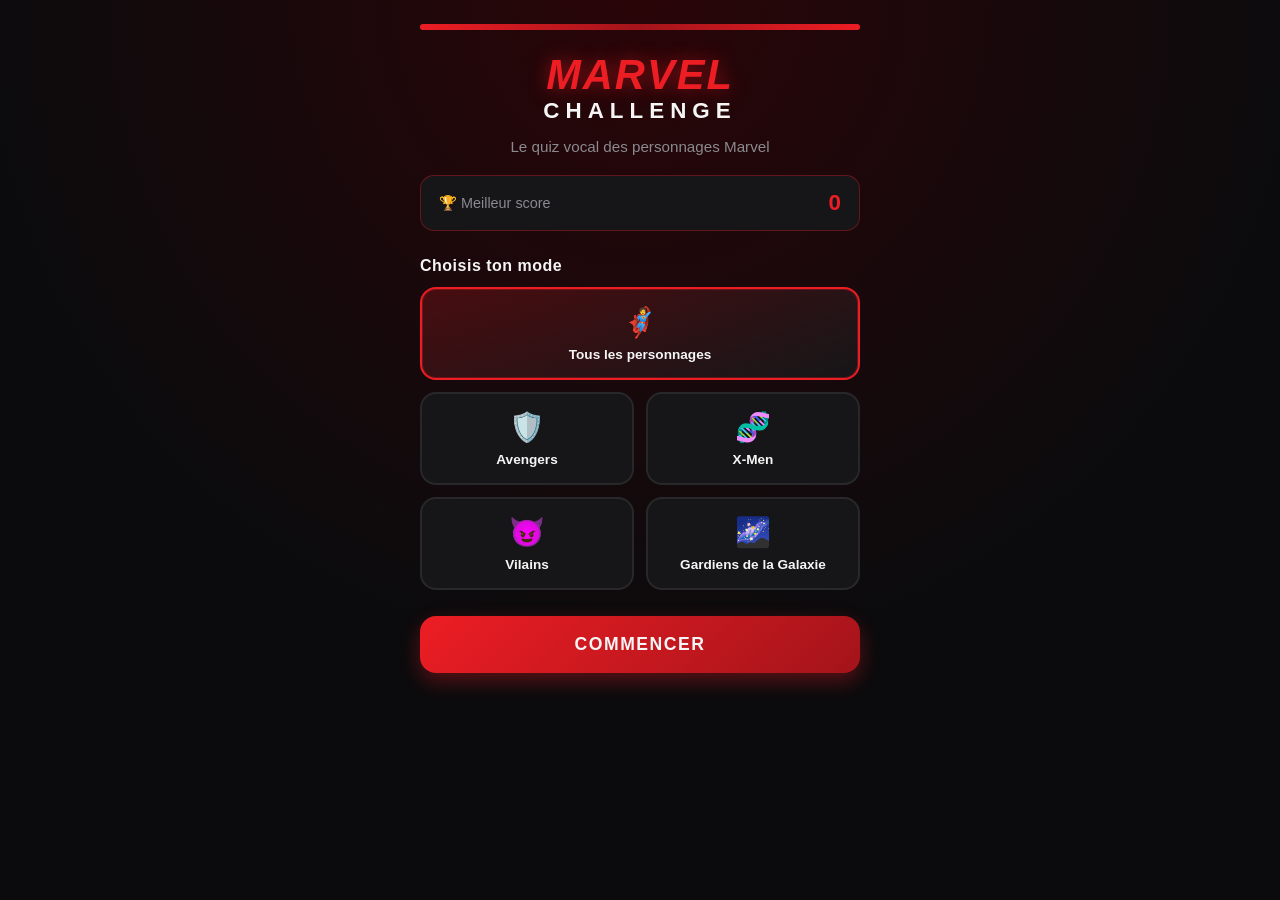
<file: index.html>
<!DOCTYPE html>
<html lang="fr">
<head>
<meta charset="UTF-8">
<meta name="viewport" content="width=device-width, initial-scale=1.0, maximum-scale=1.0, user-scalable=no">
<meta name="theme-color" content="#ed1d24">
<meta name="mobile-web-app-capable" content="yes">
<meta name="apple-mobile-web-app-capable" content="yes">
<meta name="apple-mobile-web-app-status-bar-style" content="black-translucent">
<meta name="apple-mobile-web-app-title" content="Marvel Challenge">
<title>MARVEL CHALLENGE</title>
<link rel="stylesheet" href="style.css">
</head>
<body>

<div class="app">

  <!-- ================= ÉCRAN MENU ================= -->
  <section id="screen-menu" class="screen active">
    <div class="stripe-top"></div>

    <h1 class="logo">
      <span class="logo-marvel">MARVEL</span>
      <span class="logo-challenge">CHALLENGE</span>
    </h1>
    <p class="tagline">Le quiz vocal des personnages Marvel</p>

    <div class="best-score-box">
      <span class="best-score-label">🏆 Meilleur score</span>
      <span id="best-score-value" class="best-score-value">0</span>
    </div>

    <h2 class="section-title">Choisis ton mode</h2>

    <div class="mode-grid">
      <button class="mode-btn active" data-mode="all">
        <span class="mode-icon">🦸</span>
        <span class="mode-name">Tous les personnages</span>
      </button>
      <button class="mode-btn" data-mode="avengers">
        <span class="mode-icon">🛡️</span>
        <span class="mode-name">Avengers</span>
      </button>
      <button class="mode-btn" data-mode="xmen">
        <span class="mode-icon">🧬</span>
        <span class="mode-name">X-Men</span>
      </button>
      <button class="mode-btn" data-mode="vilains">
        <span class="mode-icon">😈</span>
        <span class="mode-name">Vilains</span>
      </button>
      <button class="mode-btn" data-mode="gardiens">
        <span class="mode-icon">🌌</span>
        <span class="mode-name">Gardiens de la Galaxie</span>
      </button>
    </div>

    <button id="btn-start" class="btn-primary">COMMENCER</button>

    <p id="voice-warning" class="voice-warning hidden">
      ⚠️ La reconnaissance vocale n'est pas disponible sur ce navigateur. Utilise Chrome sur Android.
    </p>
  </section>

  <!-- ================= ÉCRAN JEU ================= -->
  <section id="screen-game" class="screen">
    <div class="game-header">
      <div class="hud-box">
        <span class="hud-label">Score</span>
        <span id="hud-score" class="hud-value">0</span>
      </div>
      <div class="hud-box">
        <span class="hud-label">Niveau</span>
        <span id="hud-level" class="hud-value">1</span>
      </div>
      <div class="hud-box hud-timer">
        <span class="hud-label">Temps</span>
        <span id="hud-timer" class="hud-value">2:00</span>
      </div>
    </div>

    <div id="level-flash" class="level-flash hidden">NIVEAU SUPÉRIEUR !</div>

    <div class="mic-zone">
      <button id="btn-mic" class="btn-mic">
        <span id="mic-icon">🎤</span>
      </button>
      <p class="mic-hint">Appuie une fois pour démarrer, cite les personnages les uns après les autres, appuie à nouveau pour arrêter</p>
      <p id="live-transcript" class="live-transcript"></p>
    </div>

    <div id="feedback-message" class="feedback-message"></div>

    <div class="found-list-wrap">
      <h3 class="found-title">Personnages trouvés (<span id="found-count">0</span>)</h3>
      <ul id="found-list" class="found-list"></ul>
    </div>

    <button id="btn-quit" class="btn-secondary">Abandonner</button>
  </section>

  <!-- ================= ÉCRAN FIN ================= -->
  <section id="screen-end" class="screen">
    <div class="end-card">
      <h2 class="end-title">⏱️ Temps écoulé !</h2>
      <p id="end-new-record" class="end-new-record hidden">🏆 Nouveau record !</p>

      <div class="end-stats">
        <div class="end-stat">
          <span class="end-stat-value" id="end-score">0</span>
          <span class="end-stat-label">Score final</span>
        </div>
        <div class="end-stat">
          <span class="end-stat-value" id="end-level">1</span>
          <span class="end-stat-label">Niveau atteint</span>
        </div>
        <div class="end-stat">
          <span class="end-stat-value" id="end-best">0</span>
          <span class="end-stat-label">Meilleur score</span>
        </div>
      </div>

      <button id="btn-replay" class="btn-primary">REJOUER</button>
      <button id="btn-menu" class="btn-secondary">Retour au menu</button>
    </div>
  </section>

</div>

<script src="marvel.js"></script>
<script src="script.js"></script>
</body>
</html>
</file>
<file: style.css>
/* =========================================================
   MARVEL CHALLENGE - style.css
   Thème rouge / noir / blanc, mobile-first
   ========================================================= */

* {
  box-sizing: border-box;
  margin: 0;
  padding: 0;
  -webkit-tap-highlight-color: transparent;
}

:root {
  --marvel-red: #ed1d24;
  --marvel-red-dark: #a3141a;
  --marvel-black: #0b0b0d;
  --marvel-black-2: #161618;
  --marvel-white: #f5f5f5;
  --marvel-gray: #8a8a8f;
  --success: #2ecc71;
  --warning: #f5a623;
  --danger: #ff4757;
}

html, body {
  height: 100%;
  background: var(--marvel-black);
  color: var(--marvel-white);
  font-family: -apple-system, BlinkMacSystemFont, "Segoe UI", Roboto, Helvetica, Arial, sans-serif;
  overflow-x: hidden;
}

body {
  background:
    radial-gradient(circle at 50% 0%, #2a0508 0%, var(--marvel-black) 60%);
  min-height: 100vh;
}

.app {
  max-width: 480px;
  margin: 0 auto;
  min-height: 100vh;
  position: relative;
  padding-bottom: env(safe-area-inset-bottom);
}

/* ---------- ÉCRANS ---------- */
.screen {
  display: none;
  flex-direction: column;
  align-items: center;
  padding: 24px 20px 40px;
  min-height: 100vh;
  animation: fadeIn 0.35s ease;
}

.screen.active {
  display: flex;
}

@keyframes fadeIn {
  from { opacity: 0; transform: translateY(8px); }
  to   { opacity: 1; transform: translateY(0); }
}

/* ---------- MENU ---------- */
.stripe-top {
  width: 100%;
  height: 6px;
  background: linear-gradient(90deg, var(--marvel-red), var(--marvel-red-dark), var(--marvel-red));
  border-radius: 4px;
  margin-bottom: 24px;
}

.logo {
  text-align: center;
  line-height: 1;
  margin-bottom: 6px;
}

.logo-marvel {
  display: block;
  font-size: 2.6rem;
  font-weight: 900;
  letter-spacing: 2px;
  color: var(--marvel-red);
  text-shadow: 0 0 18px rgba(237, 29, 36, 0.55);
  font-style: italic;
}

.logo-challenge {
  display: block;
  font-size: 1.4rem;
  font-weight: 800;
  letter-spacing: 6px;
  color: var(--marvel-white);
  margin-top: 4px;
}

.tagline {
  text-align: center;
  color: var(--marvel-gray);
  font-size: 0.95rem;
  margin: 10px 0 20px;
}

.best-score-box {
  width: 100%;
  background: var(--marvel-black-2);
  border: 1px solid rgba(237, 29, 36, 0.35);
  border-radius: 14px;
  padding: 14px 18px;
  display: flex;
  justify-content: space-between;
  align-items: center;
  margin-bottom: 26px;
}

.best-score-label {
  font-size: 0.9rem;
  color: var(--marvel-gray);
}

.best-score-value {
  font-size: 1.4rem;
  font-weight: 800;
  color: var(--marvel-red);
}

.section-title {
  align-self: flex-start;
  font-size: 1rem;
  color: var(--marvel-white);
  margin-bottom: 12px;
  font-weight: 700;
  letter-spacing: 0.5px;
}

.mode-grid {
  width: 100%;
  display: grid;
  grid-template-columns: 1fr 1fr;
  gap: 12px;
  margin-bottom: 26px;
}

.mode-btn {
  background: var(--marvel-black-2);
  border: 2px solid rgba(255, 255, 255, 0.08);
  border-radius: 16px;
  padding: 16px 10px;
  display: flex;
  flex-direction: column;
  align-items: center;
  gap: 8px;
  color: var(--marvel-white);
  font-size: 0.85rem;
  font-weight: 600;
  cursor: pointer;
  transition: all 0.18s ease;
}

.mode-btn:first-child {
  grid-column: 1 / -1;
}

.mode-icon {
  font-size: 1.8rem;
}

.mode-btn.active {
  border-color: var(--marvel-red);
  background: linear-gradient(160deg, rgba(237, 29, 36, 0.22), var(--marvel-black-2));
  box-shadow: 0 0 0 1px rgba(237, 29, 36, 0.3) inset;
}

.mode-btn:active {
  transform: scale(0.96);
}

/* ---------- BOUTONS ---------- */
.btn-primary {
  width: 100%;
  padding: 18px;
  font-size: 1.1rem;
  font-weight: 800;
  letter-spacing: 1.5px;
  color: var(--marvel-white);
  background: linear-gradient(135deg, var(--marvel-red), var(--marvel-red-dark));
  border: none;
  border-radius: 16px;
  box-shadow: 0 8px 20px rgba(237, 29, 36, 0.35);
  cursor: pointer;
  transition: transform 0.15s ease, box-shadow 0.15s ease;
}

.btn-primary:active {
  transform: scale(0.97);
  box-shadow: 0 4px 12px rgba(237, 29, 36, 0.3);
}

.btn-secondary {
  width: 100%;
  padding: 14px;
  margin-top: 12px;
  font-size: 0.95rem;
  font-weight: 700;
  color: var(--marvel-gray);
  background: transparent;
  border: 2px solid rgba(255, 255, 255, 0.12);
  border-radius: 14px;
  cursor: pointer;
}

.btn-secondary:active {
  transform: scale(0.97);
  background: rgba(255, 255, 255, 0.05);
}

.voice-warning {
  margin-top: 18px;
  text-align: center;
  color: var(--warning);
  font-size: 0.85rem;
  line-height: 1.4;
}

.hidden {
  display: none !important;
}

/* ---------- JEU ---------- */
.game-header {
  width: 100%;
  display: flex;
  justify-content: space-between;
  gap: 10px;
  margin-bottom: 10px;
}

.hud-box {
  flex: 1;
  background: var(--marvel-black-2);
  border: 1px solid rgba(255, 255, 255, 0.08);
  border-radius: 14px;
  padding: 10px 6px;
  text-align: center;
}

.hud-timer {
  border-color: rgba(237, 29, 36, 0.4);
}

.hud-label {
  display: block;
  font-size: 0.7rem;
  color: var(--marvel-gray);
  text-transform: uppercase;
  letter-spacing: 1px;
}

.hud-value {
  display: block;
  font-size: 1.3rem;
  font-weight: 800;
  margin-top: 2px;
}

.hud-timer .hud-value {
  color: var(--marvel-red);
}

.hud-timer.time-low .hud-value {
  animation: pulseRed 0.6s infinite;
}

@keyframes pulseRed {
  0%, 100% { color: var(--marvel-red); }
  50% { color: var(--danger); }
}

.level-flash {
  width: 100%;
  text-align: center;
  background: linear-gradient(90deg, var(--marvel-red), var(--marvel-red-dark));
  color: white;
  font-weight: 800;
  padding: 10px;
  border-radius: 12px;
  margin: 12px 0 0;
  animation: levelPop 1.4s ease forwards;
}

@keyframes levelPop {
  0% { opacity: 0; transform: scale(0.8); }
  15% { opacity: 1; transform: scale(1.05); }
  25% { transform: scale(1); }
  85% { opacity: 1; }
  100% { opacity: 0; }
}

.mic-zone {
  width: 100%;
  display: flex;
  flex-direction: column;
  align-items: center;
  margin: 26px 0 14px;
}

.btn-mic {
  width: 128px;
  height: 128px;
  border-radius: 50%;
  border: none;
  background: radial-gradient(circle at 35% 30%, var(--marvel-red), var(--marvel-red-dark));
  box-shadow: 0 0 0 8px rgba(237, 29, 36, 0.12), 0 10px 30px rgba(237, 29, 36, 0.4);
  font-size: 3rem;
  cursor: pointer;
  transition: transform 0.15s ease;
}

.btn-mic:active {
  transform: scale(0.95);
}

.btn-mic.listening {
  animation: micPulse 1.1s infinite;
  background: radial-gradient(circle at 35% 30%, var(--danger), var(--marvel-red-dark));
}

@keyframes micPulse {
  0% { box-shadow: 0 0 0 8px rgba(237, 29, 36, 0.18), 0 10px 30px rgba(237, 29, 36, 0.4); }
  50% { box-shadow: 0 0 0 20px rgba(237, 29, 36, 0.05), 0 10px 30px rgba(237, 29, 36, 0.4); }
  100% { box-shadow: 0 0 0 8px rgba(237, 29, 36, 0.18), 0 10px 30px rgba(237, 29, 36, 0.4); }
}

.mic-hint {
  margin-top: 14px;
  color: var(--marvel-gray);
  font-size: 0.85rem;
  text-align: center;
}

.live-transcript {
  margin-top: 8px;
  min-height: 20px;
  font-size: 0.95rem;
  font-style: italic;
  color: var(--marvel-white);
  text-align: center;
}

.feedback-message {
  min-height: 30px;
  text-align: center;
  font-weight: 800;
  font-size: 1.05rem;
  margin-bottom: 10px;
  transition: opacity 0.2s ease;
}

.feedback-message.ok { color: var(--success); }
.feedback-message.warn { color: var(--warning); }
.feedback-message.err { color: var(--danger); }

.found-list-wrap {
  width: 100%;
  flex: 1;
  background: var(--marvel-black-2);
  border-radius: 16px;
  padding: 14px 16px;
  border: 1px solid rgba(255, 255, 255, 0.06);
  margin-top: 6px;
}

.found-title {
  font-size: 0.9rem;
  color: var(--marvel-gray);
  margin-bottom: 10px;
  font-weight: 700;
}

.found-list {
  list-style: none;
  display: flex;
  flex-wrap: wrap;
  gap: 8px;
  max-height: 180px;
  overflow-y: auto;
}

.found-list li {
  background: rgba(237, 29, 36, 0.15);
  border: 1px solid rgba(237, 29, 36, 0.35);
  color: var(--marvel-white);
  padding: 6px 12px;
  border-radius: 20px;
  font-size: 0.82rem;
  animation: popIn 0.25s ease;
}

@keyframes popIn {
  from { opacity: 0; transform: scale(0.7); }
  to   { opacity: 1; transform: scale(1); }
}

/* ---------- FIN DE PARTIE ---------- */
.end-card {
  width: 100%;
  margin-top: 12vh;
  background: var(--marvel-black-2);
  border: 1px solid rgba(237, 29, 36, 0.35);
  border-radius: 20px;
  padding: 28px 22px;
  text-align: center;
}

.end-title {
  font-size: 1.4rem;
  margin-bottom: 6px;
}

.end-new-record {
  color: var(--marvel-red);
  font-weight: 800;
  margin-bottom: 10px;
}

.end-stats {
  display: flex;
  justify-content: space-between;
  margin: 20px 0 26px;
  gap: 10px;
}

.end-stat {
  flex: 1;
  display: flex;
  flex-direction: column;
}

.end-stat-value {
  font-size: 1.6rem;
  font-weight: 900;
  color: var(--marvel-red);
}

.end-stat-label {
  font-size: 0.72rem;
  color: var(--marvel-gray);
  margin-top: 4px;
  text-transform: uppercase;
  letter-spacing: 0.5px;
}

/* ---------- RESPONSIVE ---------- */
@media (max-width: 360px) {
  .logo-marvel { font-size: 2.2rem; }
  .btn-mic { width: 110px; height: 110px; font-size: 2.6rem; }
}

@media (min-height: 800px) {
  .end-card { margin-top: 18vh; }
}
</file>
